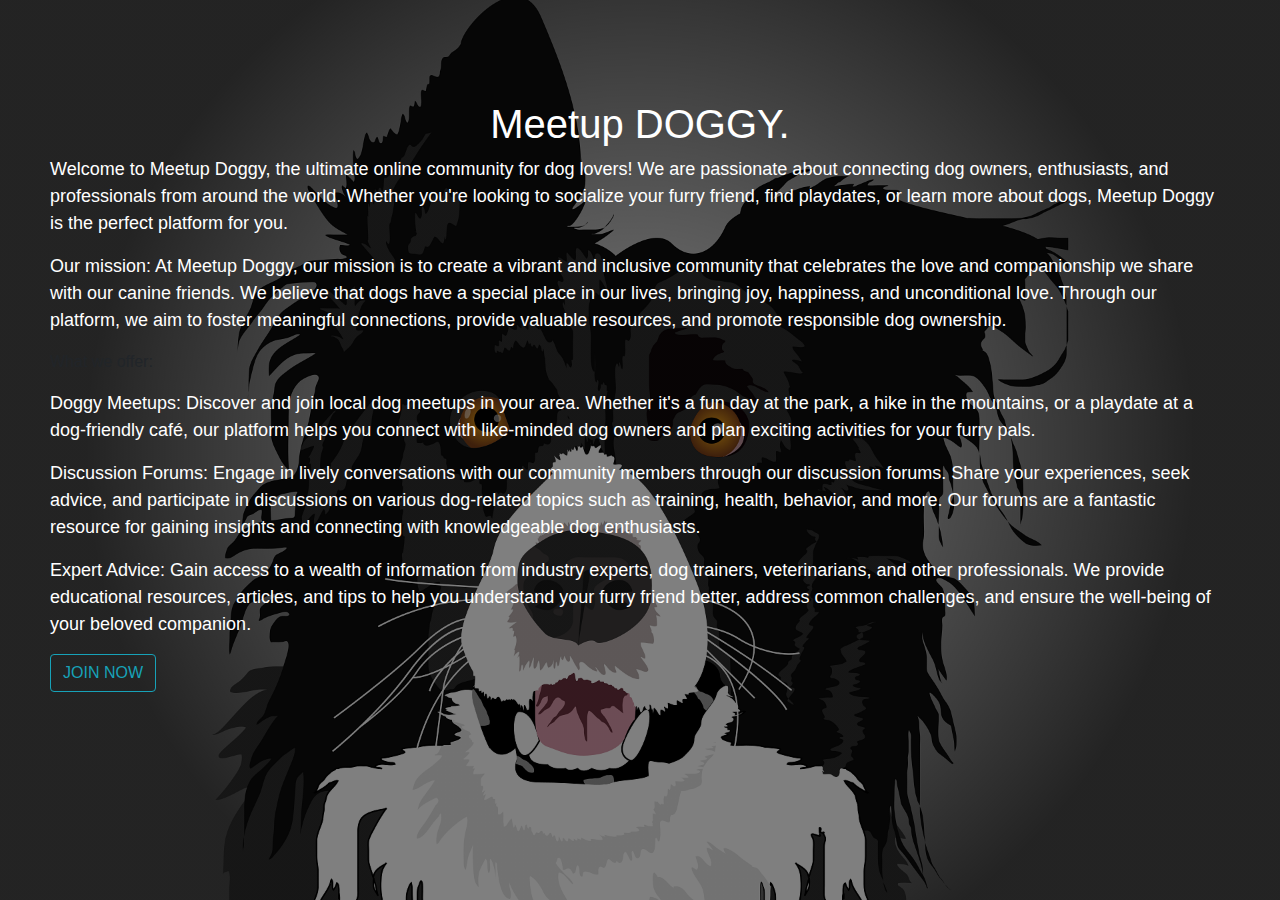
<file: meetup DOGGY/about.html>
<!DOCTYPE html>
<html lang="en">

<head>
    <meta charset="UTF-8">
    <meta name="viewport" content="width=device-width, initial-scale=1.0">
    <title>About us </title>
    <link rel="stylesheet" href="https://maxcdn.bootstrapcdn.com/bootstrap/4.5.0/css/bootstrap.min.css">
</head>
<style>
    body {
        background-color: black;
    }

    #about {
        width: 100%;
        height: 100vh;
        background-image: linear-gradient(rgba(0, 0, 0, 0.50), rgba(0, 0, 0, 0.50)), url("about-hero/about-hero.png");
        background-size: cover;
        background-position: center;
        padding-top: 100px;
        padding-left: 50px;
        padding-right: 50px;
        padding-bottom: 30px;
    }

    .para p {
        color: white;
        font-size: 18px;
    }
</style>

<body>
    <div id="about">
        <h1 class="text-center text-white">Meetup DOGGY.</h1>
        <div class="para">
            <p>Welcome to Meetup Doggy, the ultimate online community for dog lovers! We are passionate about connecting
                dog owners, enthusiasts, and professionals from around the world. Whether you're looking to socialize
                your furry friend, find playdates, or learn more about dogs, Meetup Doggy is the perfect platform for
                you.</p>
        </div>
        <div class="para">
            <p>Our mission:
                At Meetup Doggy, our mission is to create a vibrant and inclusive community that celebrates the love and
                companionship we share with our canine friends. We believe that dogs have a special place in our lives,
                bringing joy, happiness, and unconditional love. Through our platform, we aim to foster meaningful
                connections, provide valuable resources, and promote responsible dog ownership.</p>
        </div>
        <p>What we offer:</p>
        <div class="para">
            <p>Doggy Meetups: Discover and join local dog meetups in your area. Whether it's a fun day at the park, a
                hike in the mountains, or a playdate at a dog-friendly café, our platform helps you connect with
                like-minded dog owners and plan exciting activities for your furry pals.</p>
        </div>
        <div class="para">
            <p>Discussion Forums: Engage in lively conversations with our community members through our discussion
                forums. Share your experiences, seek advice, and participate in discussions on various dog-related
                topics such as training, health, behavior, and more. Our forums are a fantastic resource for gaining
                insights and connecting with knowledgeable dog enthusiasts.</p>
        </div>
        <div class="para">
            <p>Expert Advice: Gain access to a wealth of information from industry experts, dog trainers, veterinarians,
                and other professionals. We provide educational resources, articles, and tips to help you understand
                your furry friend better, address common challenges, and ensure the well-being of your beloved
                companion.</p>
        </div>

        <a href="#" class="btn btn-outline-info mx-auto">JOIN NOW</a>
    



    </div>
</body>

</html>
</file>
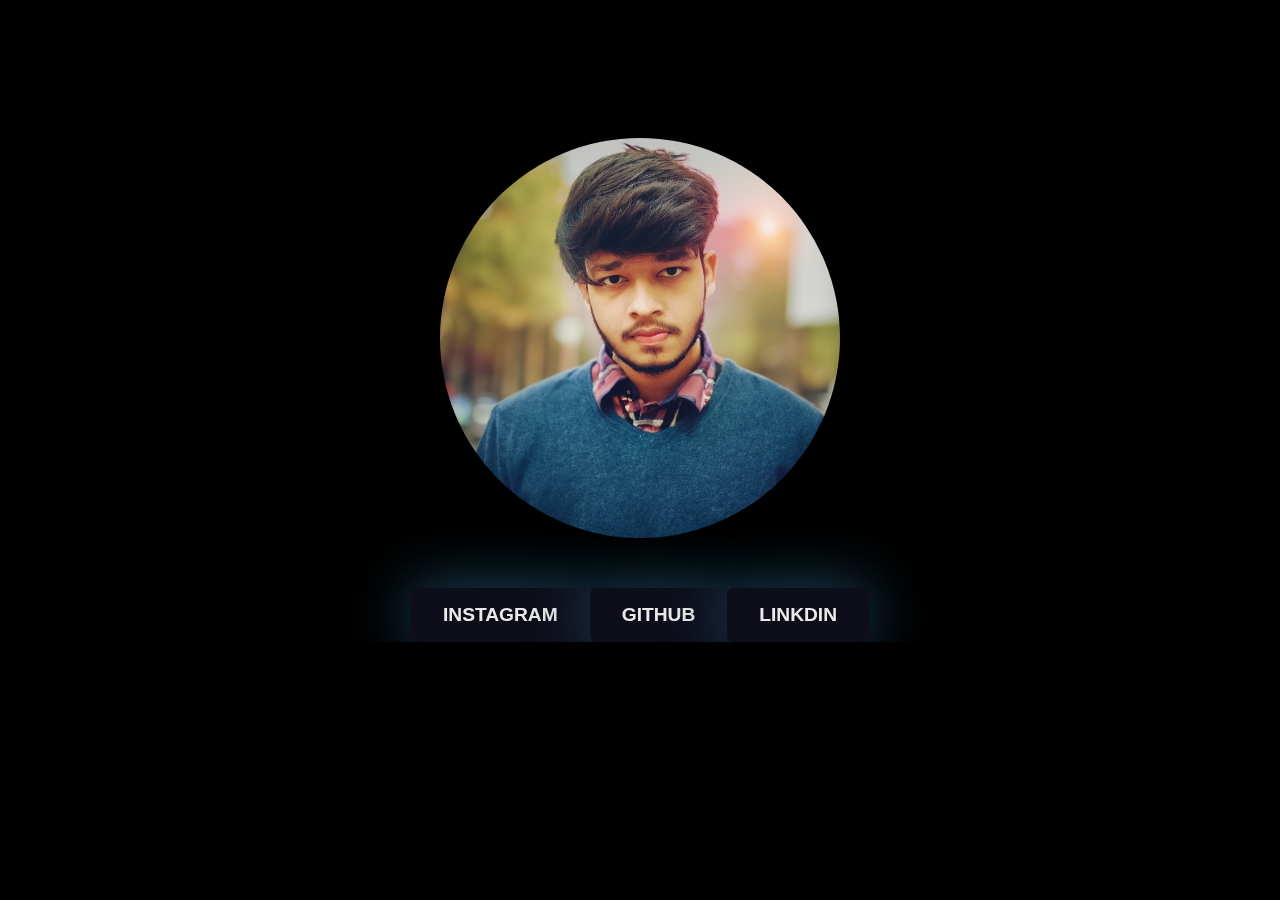
<file: meetup DOGGY/social.html>
<!DOCTYPE html>
<html lang="en">

<head>
  <meta charset="UTF-8">
  <meta name="viewport" content="width=device-width, initial-scale=1.0">
  <title>Info</title>
  <link href="https://cdn.jsdelivr.net/npm/bootstrap@5.3.0/dist/css/bootstrap.min.css" rel="stylesheet"
    integrity="sha384-9ndCyUaIbzAi2FUVXJi0CjmCapSmO7SnpJef0486qhLnuZ2cdeRhO02iuK6FUUVM" crossorigin="anonymous">

</head>
<style>
  html,body {
    background-color: black;
    overflow-x: hidden;
  }

  .profi {
    display: flex;
    justify-content: center;
    align-items: center;
    padding-top: 50px;



  }

  .profi img {
    border-radius: 50%;
    

  }

  .social {
    display: flex;
    justify-content: center;
    align-items: center;
 
  }

  button {
    margin-top: 50px;
  }

  button a {
    text-decoration: none;
    color: rgb(234, 234, 234);
  }

  .btn {
    font-size: 1.2rem;
    padding: 1rem 2rem;
    border: none;
    outline: none;
    border-radius: 0.4rem;
    cursor: pointer;
    text-transform: uppercase;
    background-color: rgb(14, 14, 26);
    color: rgb(234, 234, 234);
    font-weight: 700;
    transition: 0.6s;
    box-shadow: 0px 0px 60px #1f4c65;
    -webkit-box-reflect: below 10px linear-gradient(to bottom, rgba(0, 0, 0, 0.0), rgba(0, 0, 0, 0.4));
  }

  .btn:active {
    scale: 0.92;
  }

  .btn:hover {
    background: rgb(2, 29, 78);
    background: linear-gradient(270deg, rgba(2, 29, 78, 0.681) 0%, rgba(31, 215, 232, 0.873) 60%);
    color: rgb(4, 4, 38);
  }
</style>

<body>
  <h1 class="text-center">You can follow me on </h1>
  <div class="profi mx-3">
    <img class="img-fluid" src="info/my-pic.png" alt="" height="400px" width="400px">

  </div>
  <div class="social">
    <button class="btn">
      <a href="https://instagram.com/_iam_faraaz?igshid=ZDdkNTZiNTM=">Instagram</a>
    </button>
    <button class="btn">
      <a href="https://github.com/farazcodes321">Github</a>
    </button>
    <button class="btn">
      <a href="https://www.linkedin.com/in/faraz-sayyed-721580240">linkdin</a>
    </button>



  </div>
</body>

</html>
</file>
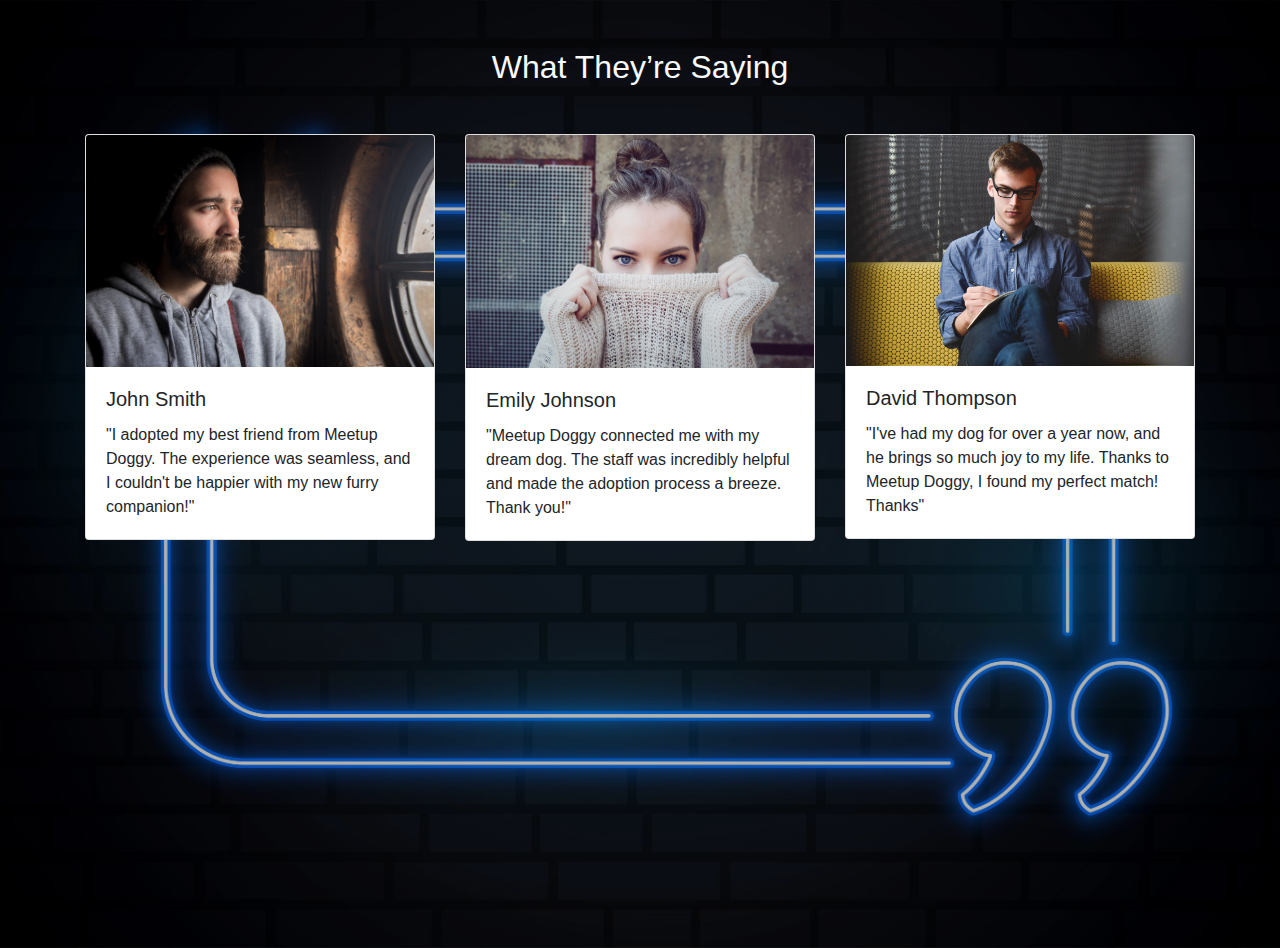
<file: meetup DOGGY/testimonial.html>
<!DOCTYPE html>
<html lang="en">

<head>
  <meta charset="UTF-8">
  <meta name="viewport" content="width=device-width, initial-scale=1.0">
  <link rel="stylesheet" href="https://stackpath.bootstrapcdn.com/bootstrap/4.5.2/css/bootstrap.min.css">
  <title>Meet Doggy - Testimonials</title>
</head>
<style>
  body {
    width: 100%;
    height: 100vh;
    background-image: linear-gradient(rgba(0, 0, 0, 0.30), rgba(0, 0, 0, 0.30)), url("testimonials-img/bg.jpg");
    background-size: cover;
    background-position: center;
   
  }
</style>

<body>
  <div class="container mt-5">
    <h2 class="text-center mb-5 fw-bolder text-light">What They’re Saying</h2>
    <div class="row">
      <div class="col-lg-4 col-md-6 mb-4">
        <div class="card">
          <img src="testimonials-img/img1.jpg" class="card-img-top img-fluid" alt="Testimonial 1">
          <div class="card-body">
            <h5 class="card-title">John Smith</h5>
            <p class="card-text">"I adopted my best friend from Meetup Doggy. The experience was seamless, and I couldn't
              be happier with my new furry companion!"</p>
          </div>
        </div>
      </div>
      <div class="col-lg-4 col-md-6 mb-4">
        <div class="card">
          <img src="testimonials-img/img2.jpg" class="card-img-top img-fluid" alt="Testimonial 2">
          <div class="card-body">
            <h5 class="card-title">Emily Johnson</h5>
            <p class="card-text">"Meetup Doggy connected me with my dream dog. The staff was incredibly helpful and made
              the adoption process a breeze. Thank you!"</p>
          </div>
        </div>
      </div>
      <div class="col-lg-4 col-md-6 mb-4">
        <div class="card">
          <img src="testimonials-img/img3.jpg" class="card-img-top img-fluid" alt="Testimonial 3">
          <div class="card-body">
            <h5 class="card-title">David Thompson</h5>
            <p class="card-text">"I've had my dog for over a year now, and he brings so much joy to my life. Thanks to
              Meetup Doggy, I found my perfect match! Thanks"</p>
          </div>
        </div>
      </div>
    </div>
  </div>

  <script src="https://code.jquery.com/jquery-3.5.1.slim.min.js"></script>
  <script src="https://cdn.jsdelivr.net/npm/@popperjs/core@2.5.4/dist/umd/popper.min.js"></script>
  <script src="https://stackpath.bootstrapcdn.com/bootstrap/4.5.2/js/bootstrap.min.js"></script>
</body>

</html>
</file>
